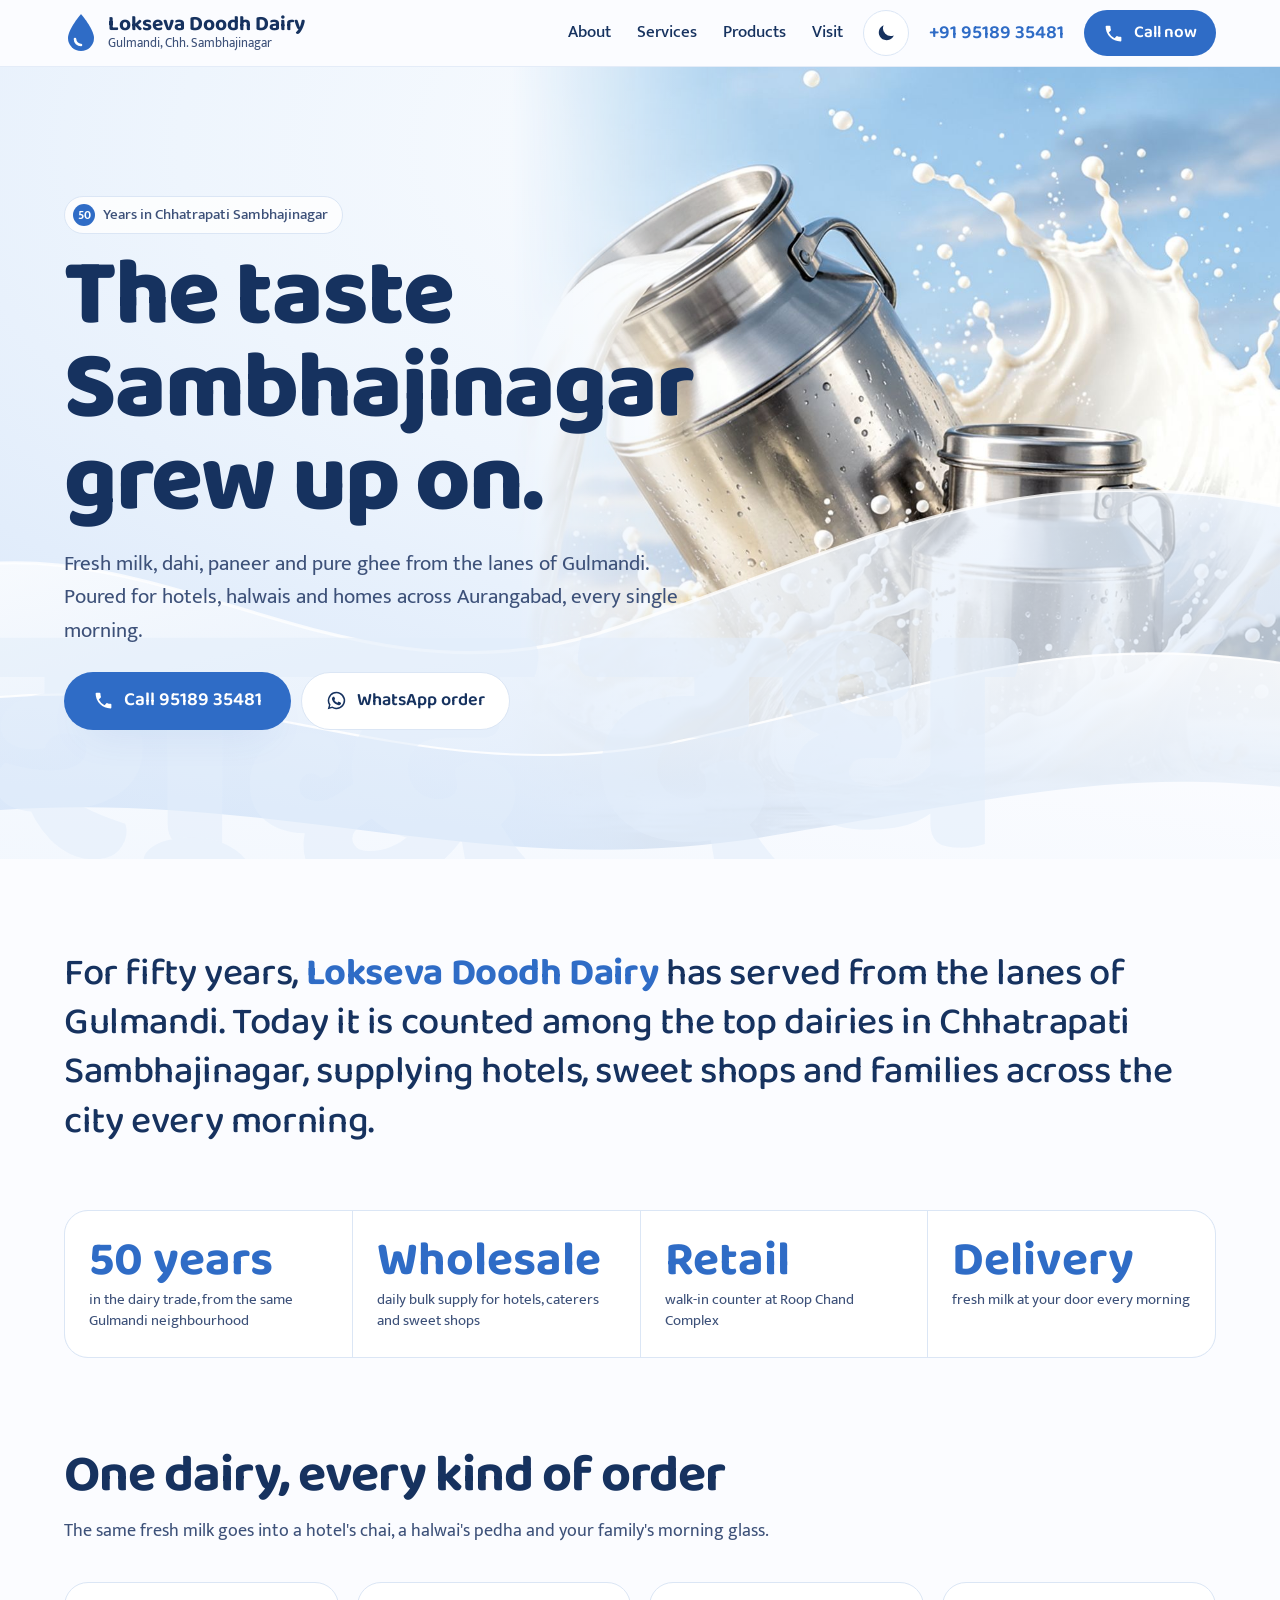
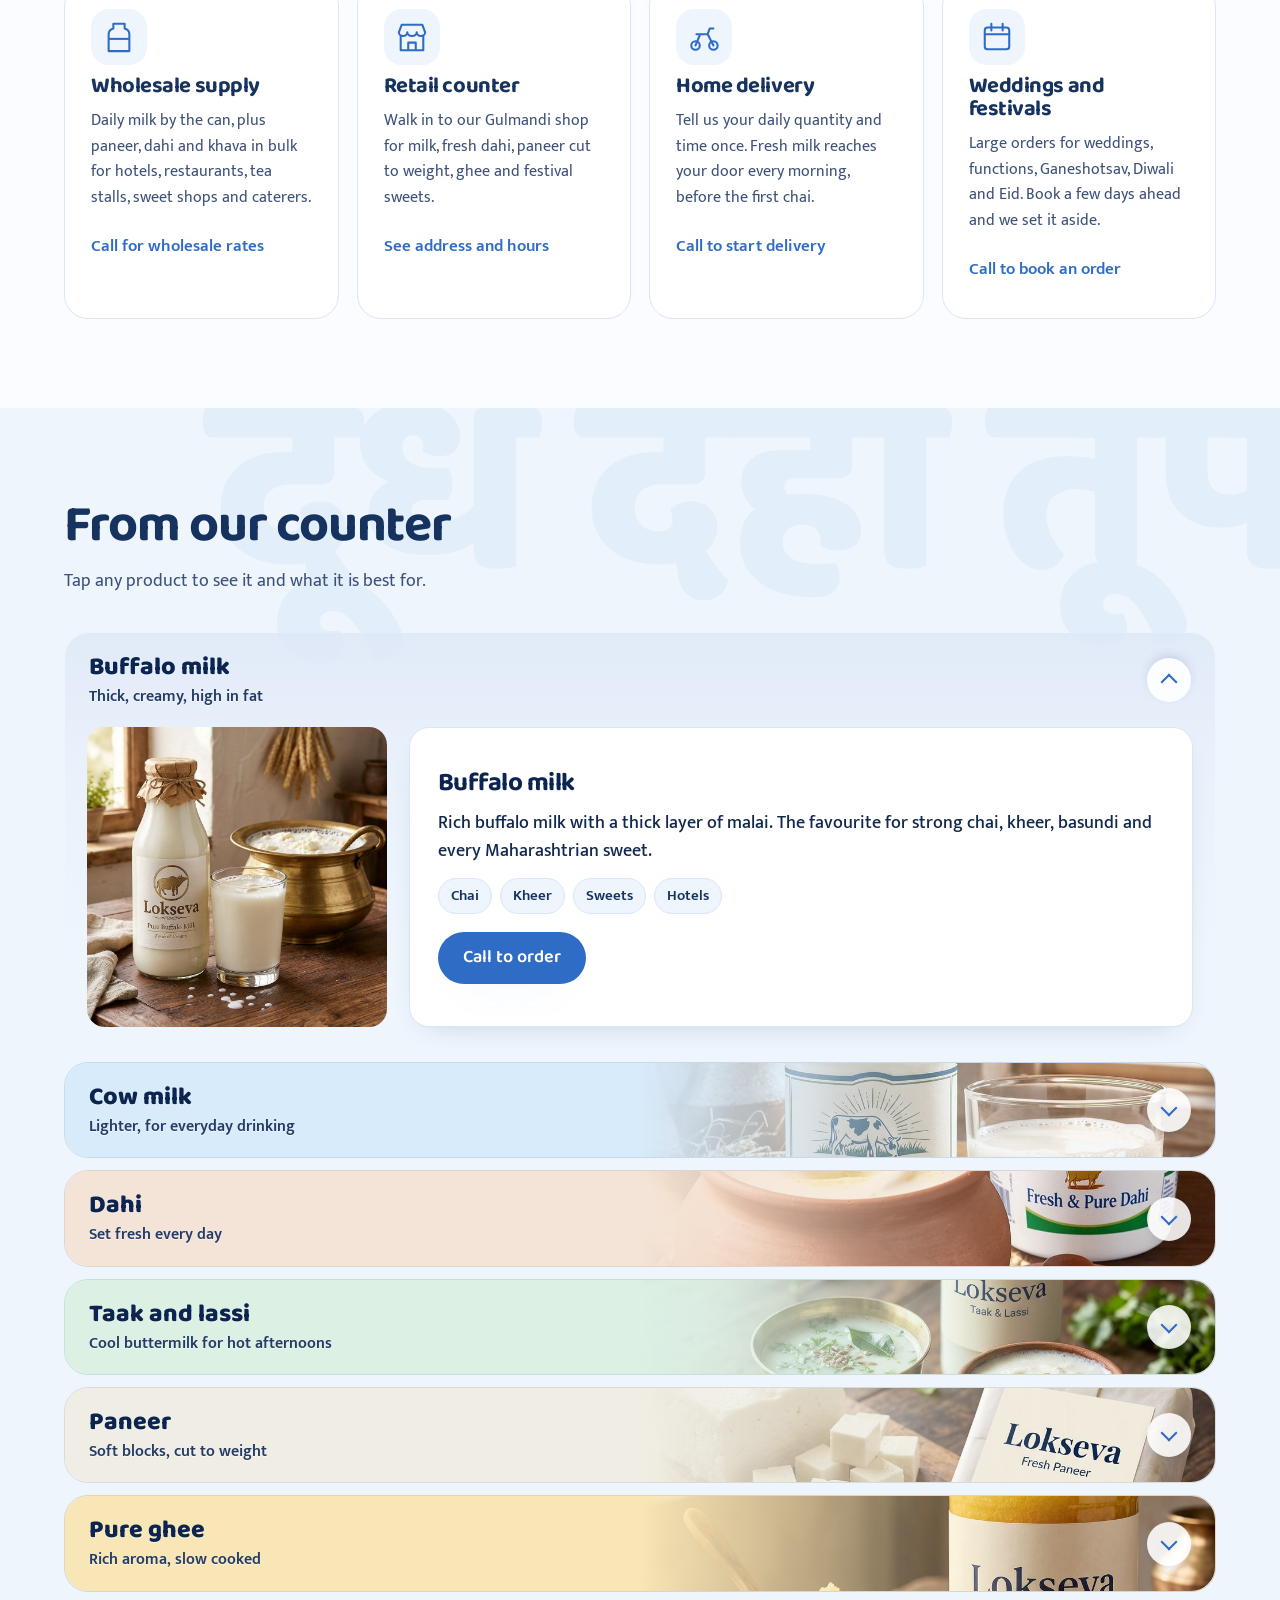
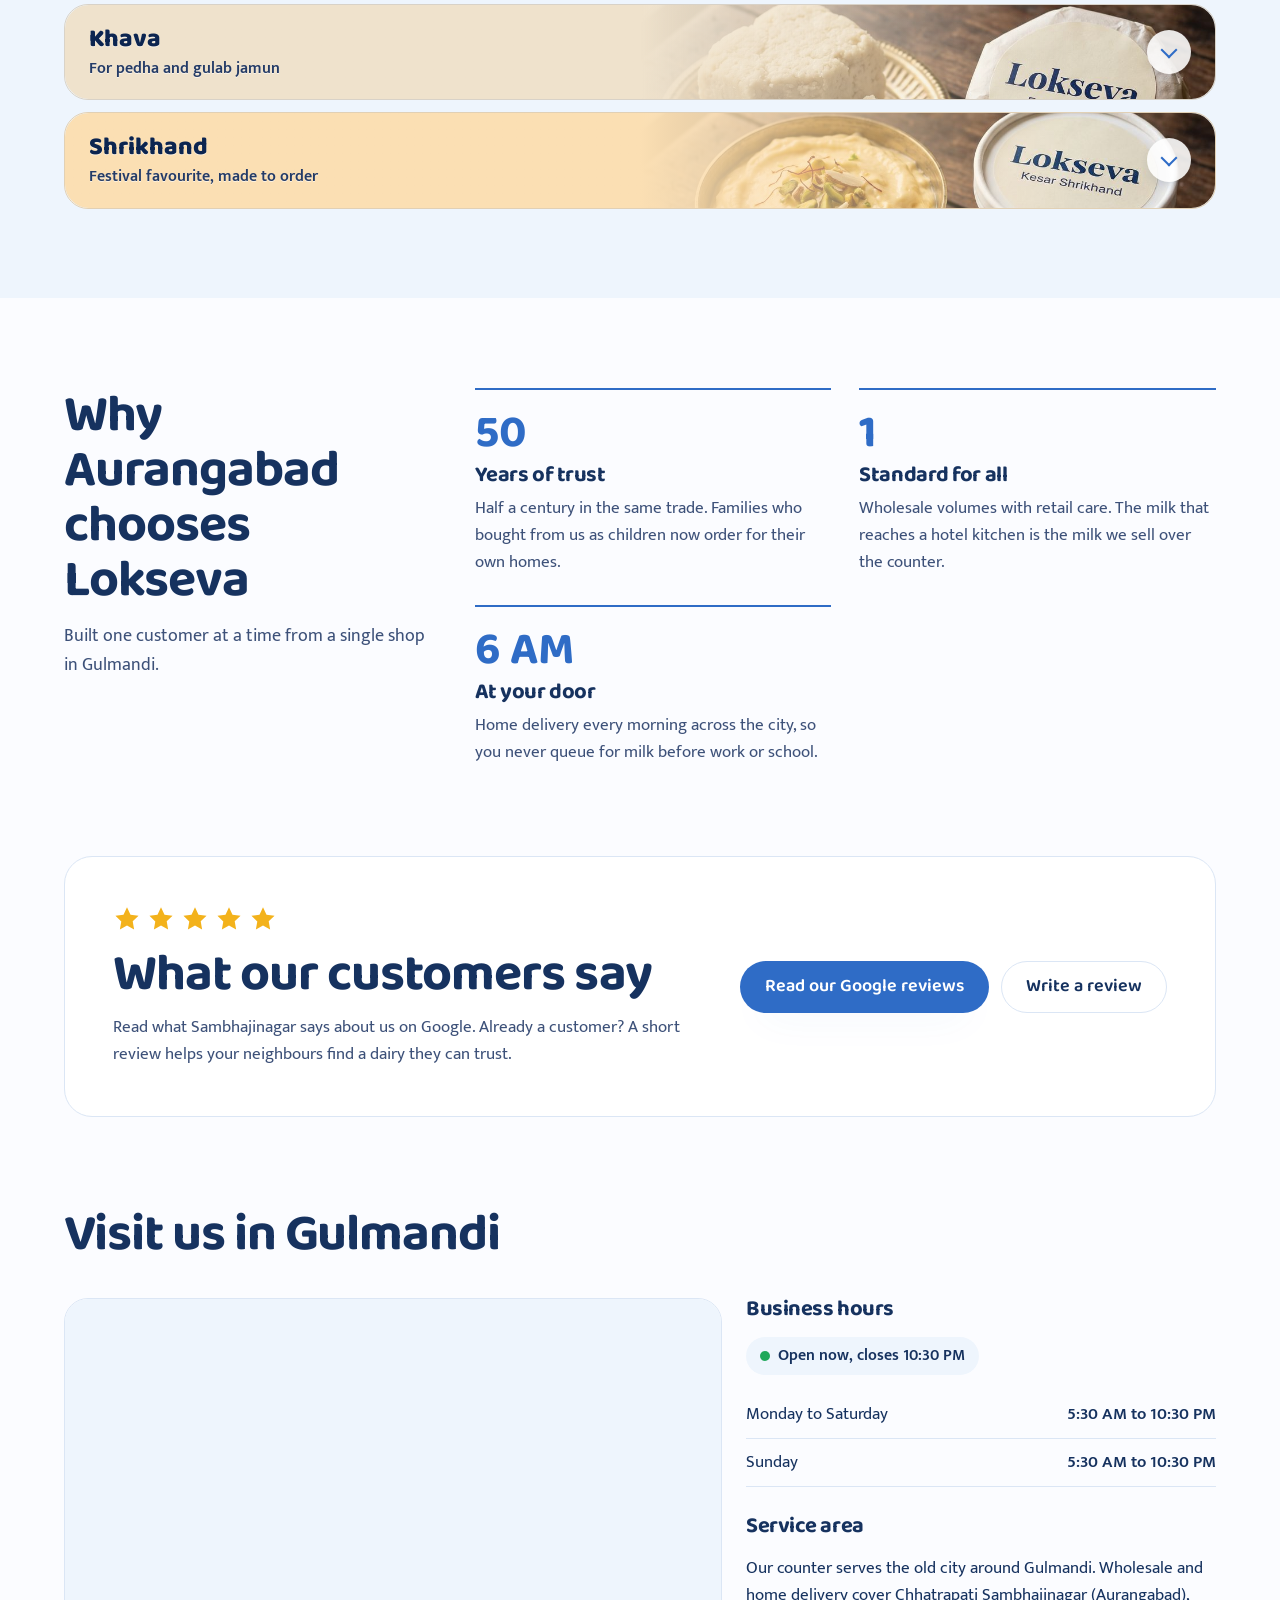
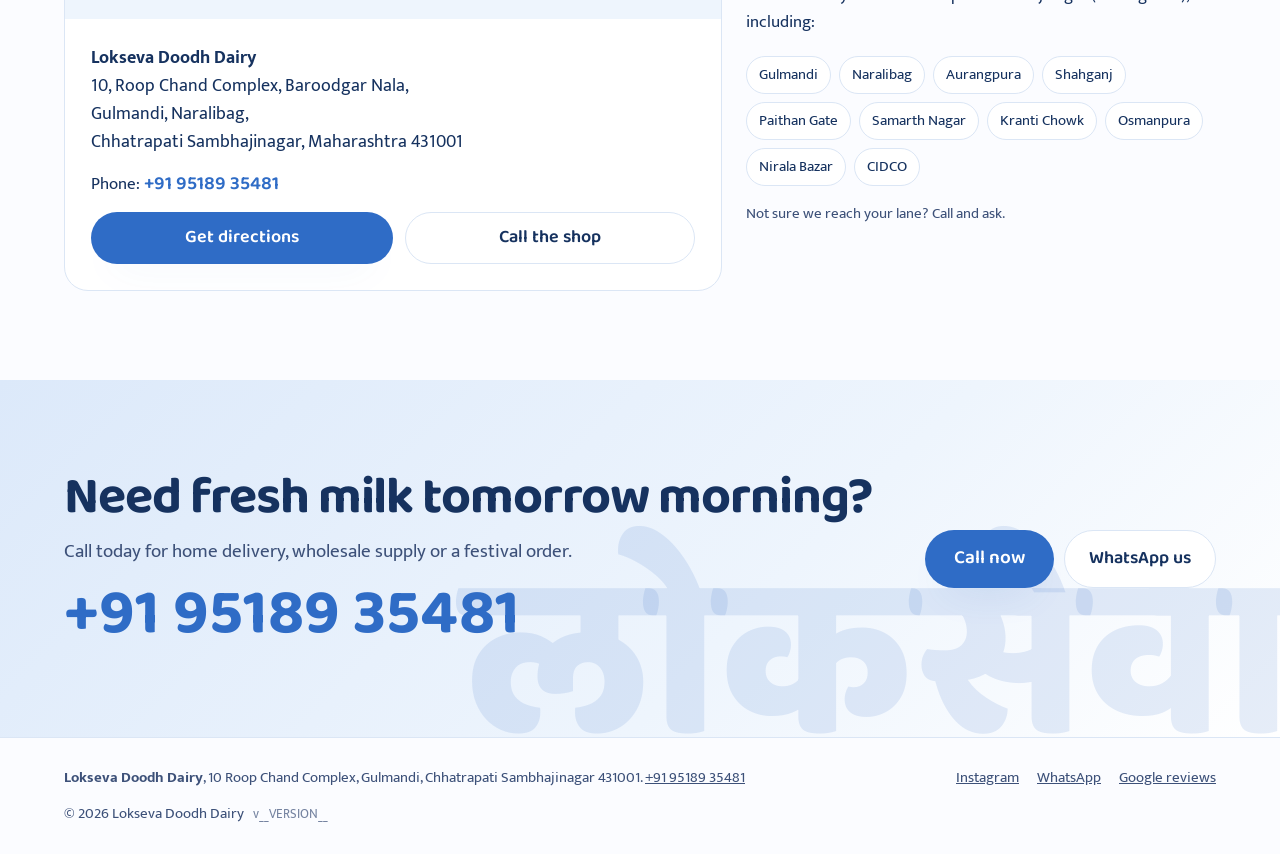
<file: site/index.html>
<!doctype html>
<html lang="en-IN">
<head>
<meta charset="utf-8">
<meta name="viewport" content="width=device-width, initial-scale=1, viewport-fit=cover">
<meta name="claude:viewport-fit-sides" content="cover">
<title>Lokseva Doodh Dairy</title>
<!-- build:head -->
<meta name="description" content="Lokseva Doodh Dairy, Gulmandi, Chhatrapati Sambhajinagar (Aurangabad). 50 years of fresh milk, dahi, paneer and ghee. Wholesale, retail and daily home delivery. Call +91 95189 35481.">
<link rel="preload" as="image" href="images/hero.jpg">
<link rel="preconnect" href="https://fonts.googleapis.com">
<link rel="preconnect" href="https://fonts.gstatic.com" crossorigin>
<link href="https://fonts.googleapis.com/css2?family=Baloo+2:wght@500;600;700;800&family=Mukta:wght@400;500;600;700&display=swap" rel="stylesheet">
<script>try{if(localStorage.getItem("lokseva-theme")==="dark")document.documentElement.classList.add("dark")}catch(e){}</script>
<script type="application/ld+json">
{"@context":"https://schema.org","@type":"LocalBusiness","name":"Lokseva Doodh Dairy","description":"Dairy in Gulmandi, Chhatrapati Sambhajinagar for 50 years: milk, dahi, paneer, ghee. Wholesale, retail and home delivery.","telephone":"+91-9518935481","image":"images/hero.jpg","address":{"@type":"PostalAddress","streetAddress":"10, Roop Chand Complex, Baroodgar Nala, Gulmandi, Naralibag","addressLocality":"Chhatrapati Sambhajinagar","addressRegion":"Maharashtra","postalCode":"431001","addressCountry":"IN"},"areaServed":"Chhatrapati Sambhajinagar (Aurangabad)"}
</script>
<link rel="stylesheet" href="assets/css/site.css?v=__BUILD_ID__">
</head>
<body>
<a class="skip" href="#main">Skip to content</a>

<!-- ============ EDIT THESE PLACEHOLDERS ============
  WhatsApp:  replace https://wa.me/91XXXXXXXXXX  (e.g. https://wa.me/919518935481)
  Instagram: replace https://www.instagram.com/YOUR_HANDLE/
  Photos:    put images in the images/ folder with the names listed in images/README.md
  Hours:     edit the HOURS list in the script at the bottom
================================================== -->

<header>
  <div class="hd">
    <a class="brand" href="#top" aria-label="Lokseva Doodh Dairy, home">
      <svg viewBox="0 0 34 40" aria-hidden="true"><path d="M17 1C17 1 4 16 4 25a13 13 0 0 0 26 0C30 16 17 1 17 1z" fill="#2f6cc6"/><path d="M11 26a6 6 0 0 0 6 6" stroke="#fff" stroke-width="2.6" fill="none" stroke-linecap="round"/></svg>
      <span><b>Lokseva Doodh Dairy</b><small>Gulmandi, Chh. Sambhajinagar</small></span>
    </a>
    <nav class="nav" aria-label="Sections">
      <a href="#about">About</a><a href="#services">Services</a><a href="#products">Products</a><a href="#visit">Visit</a>
    </nav>
    <button class="mode" id="mode" type="button" aria-pressed="false" aria-label="Switch to dark mode" title="Dark or light mode">
      <svg class="moon" viewBox="0 0 24 24" aria-hidden="true"><path fill="currentColor" d="M20.5 14.6A8.5 8.5 0 0 1 9.4 3.5a8.5 8.5 0 1 0 11.1 11.1z"/></svg>
      <svg class="sun" viewBox="0 0 24 24" aria-hidden="true"><circle cx="12" cy="12" r="4.5" fill="currentColor"/><path d="M12 1.8v2.6M12 19.6v2.6M1.8 12h2.6M19.6 12h2.6M4.8 4.8l1.8 1.8M17.4 17.4l1.8 1.8M4.8 19.2l1.8-1.8M17.4 6.6l1.8-1.8" stroke="currentColor" stroke-width="2" stroke-linecap="round"/></svg>
    </button>
    <a class="tel" href="tel:+919518935481">+91 95189 35481</a>
    <a class="btn call" href="tel:+919518935481" aria-label="Call Lokseva Doodh Dairy on +91 95189 35481">
      <svg viewBox="0 0 24 24" aria-hidden="true"><path fill="currentColor" d="M6.6 10.8a15.2 15.2 0 0 0 6.6 6.6l2.2-2.2c.3-.3.7-.4 1-.2 1.1.4 2.3.6 3.6.6.6 0 1 .4 1 1V20c0 .6-.4 1-1 1A17 17 0 0 1 3 4c0-.6.4-1 1-1h3.5c.6 0 1 .4 1 1 0 1.3.2 2.5.6 3.6.1.3 0 .7-.2 1z"/></svg>
      <span class="cl">Call now</span></a>
  </div>
</header>

<main id="main">
<section class="hero" id="top" aria-labelledby="h1">
  <svg class="silk" viewBox="0 0 1200 800" preserveAspectRatio="xMidYMid slice" aria-hidden="true">
    <defs>
      <linearGradient id="ga" x1="0" y1="0" x2="1" y2="1"><stop offset="0" style="stop-color:var(--s1)" stop-opacity=".95"/><stop offset="1" style="stop-color:var(--s2)" stop-opacity=".55"/></linearGradient>
      <linearGradient id="gb" x1="1" y1="0" x2="0" y2="1"><stop offset="0" style="stop-color:var(--s1)" stop-opacity=".9"/><stop offset="1" style="stop-color:var(--s3)" stop-opacity=".45"/></linearGradient>
      <linearGradient id="gc" x1="0" y1="1" x2="1" y2="0"><stop offset="0" style="stop-color:var(--tint)"/><stop offset="1" style="stop-color:var(--bg)"/></linearGradient>
    </defs>
    <g class="r1"><path d="M-120 520C120 420 300 640 560 560S960 360 1320 470V900H-120Z" fill="url(#ga)"/><path d="M-120 520C120 420 300 640 560 560S960 360 1320 470" fill="none" style="stroke:var(--s1)" stroke-width="3" opacity=".8"/></g>
    <g class="r2"><path d="M-120 640C180 560 360 720 640 660S1020 540 1320 610V900H-120Z" fill="url(#gb)"/><path d="M-120 640C180 560 360 720 640 660S1020 540 1320 610" fill="none" style="stroke:var(--s1)" stroke-width="2" opacity=".9"/></g>
    <g class="r3"><path d="M-120 740C220 680 420 800 720 750S1080 680 1320 720V900H-120Z" fill="url(#gc)"/></g>
  </svg>
  <div class="photo" id="heroPhoto"><img src="images/hero.jpg" alt="Fresh milk pouring from Lokseva steel milk cans" fetchpriority="high" width="1200" height="1355"></div>
  <div class="deco" lang="mr" aria-hidden="true">शुद्ध दूध</div>
  <div class="hin">
    <div class="copy">
      <span class="pill"><i>50</i>Years in Chhatrapati Sambhajinagar</span>
      <h1 id="h1">The taste Sambhajinagar grew up on.</h1>
      <p class="lede">Fresh milk, dahi, paneer and pure ghee from the lanes of Gulmandi. Poured for hotels, halwais and homes across Aurangabad, every single morning.</p>
      <div class="ctas">
        <a class="btn call" href="tel:+919518935481">
          <svg viewBox="0 0 24 24" aria-hidden="true"><path fill="currentColor" d="M6.6 10.8a15.2 15.2 0 0 0 6.6 6.6l2.2-2.2c.3-.3.7-.4 1-.2 1.1.4 2.3.6 3.6.6.6 0 1 .4 1 1V20c0 .6-.4 1-1 1A17 17 0 0 1 3 4c0-.6.4-1 1-1h3.5c.6 0 1 .4 1 1 0 1.3.2 2.5.6 3.6.1.3 0 .7-.2 1z"/></svg>
          Call 95189 35481</a>
        <!-- PLACEHOLDER: WhatsApp link -->
        <a class="btn alt" href="https://wa.me/91XXXXXXXXXX">
          <svg viewBox="0 0 24 24" aria-hidden="true"><path fill="currentColor" d="M12 2a10 10 0 0 0-8.6 15.1L2 22l5-1.3A10 10 0 1 0 12 2zm0 18.2c-1.5 0-3-.4-4.3-1.2l-.3-.2-3 .8.8-2.9-.2-.3A8.2 8.2 0 1 1 12 20.2zm4.5-6.1c-.2-.1-1.5-.7-1.7-.8-.2-.1-.4-.1-.6.1l-.8 1c-.1.2-.3.2-.5.1a6.7 6.7 0 0 1-3.3-2.9c-.3-.4.2-.4.7-1.4.1-.2 0-.3 0-.4l-.8-1.8c-.2-.5-.4-.4-.6-.4h-.5c-.2 0-.5.1-.7.3-.2.3-.9.9-.9 2.2s.9 2.5 1 2.7c.1.2 1.8 2.8 4.4 3.9 1.6.7 2.3.8 3.1.6.5-.1 1.5-.6 1.7-1.2.2-.6.2-1.1.2-1.2-.1-.1-.3-.2-.5-.3z"/></svg>
          WhatsApp order</a>
      </div>
    </div>
  </div>
</section>

<section class="band intro" id="about" aria-labelledby="ab">
  <div class="wrap">
    <h2 id="ab" class="statement">For fifty years, <b>Lokseva Doodh Dairy</b> has served from the lanes of Gulmandi. Today it is counted among the top dairies in Chhatrapati Sambhajinagar, supplying hotels, sweet shops and families across the city every morning.</h2>
    <div class="stats">
      <div><b>50 years</b><span>in the dairy trade, from the same Gulmandi neighbourhood</span></div>
      <div><b>Wholesale</b><span>daily bulk supply for hotels, caterers and sweet shops</span></div>
      <div><b>Retail</b><span>walk-in counter at Roop Chand Complex</span></div>
      <div><b>Delivery</b><span>fresh milk at your door every morning</span></div>
      <!-- UNHIDE when ready: delete "hidden" and fill in real values -->
      <div hidden><b>FSSAI</b><span>Licence no. 00000000000000</span></div>
      <div hidden><b>4.x ★</b><span>from 000 Google reviews</span></div>
    </div>
  </div>
</section>

<section class="band" id="services" aria-labelledby="sv" style="padding-top:0">
  <div class="wrap">
    <div class="head">
      <h2 id="sv">One dairy, every kind of order</h2>
      <p>The same fresh milk goes into a hotel's chai, a halwai's pedha and your family's morning glass.</p>
    </div>
    <div class="svc">
      <article class="card">
        <div class="ic"><svg viewBox="0 0 34 34" aria-hidden="true"><path d="M6 32V14c0-3 2-5 5-6V3h12v5c3 1 5 3 5 6v18z" fill="none" stroke="currentColor" stroke-width="2.2" stroke-linejoin="round"/><path d="M6 19h22" stroke="currentColor" stroke-width="2.2"/></svg></div>
        <h3>Wholesale supply</h3>
        <p>Daily milk by the can, plus paneer, dahi and khava in bulk for hotels, restaurants, tea stalls, sweet shops and caterers.</p>
        <a href="tel:+919518935481">Call for wholesale rates</a>
      </article>
      <article class="card">
        <div class="ic"><svg viewBox="0 0 34 34" aria-hidden="true"><path d="M3 12l3-8h22l3 8M3 12c0 2 2 4 4.5 4S12 14 12 12c0 2 2 4 5 4s5-2 5-4c0 2 2 4 4.5 4S31 14 31 12M5 16v15h24V16M13 31v-8h8v8" fill="none" stroke="currentColor" stroke-width="2.2" stroke-linejoin="round"/></svg></div>
        <h3>Retail counter</h3>
        <p>Walk in to our Gulmandi shop for milk, fresh dahi, paneer cut to weight, ghee and festival sweets.</p>
        <a href="#visit">See address and hours</a>
      </article>
      <article class="card">
        <div class="ic"><svg viewBox="0 0 34 34" aria-hidden="true"><circle cx="8" cy="26" r="4.5" fill="none" stroke="currentColor" stroke-width="2.2"/><circle cx="27" cy="26" r="4.5" fill="none" stroke="currentColor" stroke-width="2.2"/><path d="M8 26l5-12h8l6 12M13 14H9M21 14l2-6h4" fill="none" stroke="currentColor" stroke-width="2.2" stroke-linecap="round" stroke-linejoin="round"/></svg></div>
        <h3>Home delivery</h3>
        <p>Tell us your daily quantity and time once. Fresh milk reaches your door every morning, before the first chai.</p>
        <a href="tel:+919518935481">Call to start delivery</a>
      </article>
      <article class="card">
        <div class="ic"><svg viewBox="0 0 34 34" aria-hidden="true"><rect x="4" y="7" width="26" height="23" rx="3" fill="none" stroke="currentColor" stroke-width="2.2"/><path d="M4 14h26M11 3v7M23 3v7" stroke="currentColor" stroke-width="2.2" stroke-linecap="round"/></svg></div>
        <h3>Weddings and festivals</h3>
        <p>Large orders for weddings, functions, Ganeshotsav, Diwali and Eid. Book a few days ahead and we set it aside.</p>
        <a href="tel:+919518935481">Call to book an order</a>
      </article>
    </div>
  </div>
</section>

<section class="band counter" id="products" aria-labelledby="pr">
  <div class="deco" lang="mr" aria-hidden="true">दूध दही तूप</div>
  <div class="wrap">
    <div class="head">
      <h2 id="pr">From our counter</h2>
      <p>Tap any product to see it and what it is best for.</p>
    </div>
    <div class="acc" id="acc"></div>
  </div>
</section>

<section class="band why" id="why" aria-labelledby="wy">
  <div class="wrap">
    <div class="head" style="margin:0">
      <h2 id="wy">Why Aurangabad chooses Lokseva</h2>
      <p>Built one customer at a time from a single shop in Gulmandi.</p>
    </div>
    <div class="three">
      <div><b>50</b><h3>Years of trust</h3><p>Half a century in the same trade. Families who bought from us as children now order for their own homes.</p></div>
      <div><b>1</b><h3>Standard for all</h3><p>Wholesale volumes with retail care. The milk that reaches a hotel kitchen is the milk we sell over the counter.</p></div>
      <div><b>6 AM</b><h3>At your door</h3><p>Home delivery every morning across the city, so you never queue for milk before work or school.</p></div>
    </div>
  </div>
</section>

<section class="band" id="reviews" aria-labelledby="rv" style="padding-top:0">
  <div class="wrap rev">
    <div>
      <div class="stars" aria-hidden="true">
        <svg viewBox="0 0 24 24"><path fill="currentColor" d="M12 2l3 6.3 6.9.9-5 4.8 1.2 6.9L12 17.6 5.9 21l1.2-6.9-5-4.8 6.9-.9z"/></svg><svg viewBox="0 0 24 24"><path fill="currentColor" d="M12 2l3 6.3 6.9.9-5 4.8 1.2 6.9L12 17.6 5.9 21l1.2-6.9-5-4.8 6.9-.9z"/></svg><svg viewBox="0 0 24 24"><path fill="currentColor" d="M12 2l3 6.3 6.9.9-5 4.8 1.2 6.9L12 17.6 5.9 21l1.2-6.9-5-4.8 6.9-.9z"/></svg><svg viewBox="0 0 24 24"><path fill="currentColor" d="M12 2l3 6.3 6.9.9-5 4.8 1.2 6.9L12 17.6 5.9 21l1.2-6.9-5-4.8 6.9-.9z"/></svg><svg viewBox="0 0 24 24"><path fill="currentColor" d="M12 2l3 6.3 6.9.9-5 4.8 1.2 6.9L12 17.6 5.9 21l1.2-6.9-5-4.8 6.9-.9z"/></svg>
      </div>
      <h2 id="rv" style="margin-top:14px">What our customers say</h2>
      <p>Read what Sambhajinagar says about us on Google. Already a customer? A short review helps your neighbours find a dairy they can trust.</p>
    </div>
    <div class="acts">
      <a class="btn call" href="https://share.google/5uPgCGVbV0KtQYwyW">Read our Google reviews</a>
      <a class="btn alt" href="https://share.google/5uPgCGVbV0KtQYwyW">Write a review</a>
    </div>
  </div>
</section>

<section class="band" id="visit" aria-labelledby="vs" style="padding-top:0">
  <div class="wrap">
    <div class="head"><h2 id="vs">Visit us in Gulmandi</h2></div>
    <div class="visit">
      <div class="map" id="map">
        <div class="addr">
          <address>
            <b>Lokseva Doodh Dairy</b><br>
            10, Roop Chand Complex, Baroodgar Nala,<br>
            Gulmandi, Naralibag,<br>
            Chhatrapati Sambhajinagar, Maharashtra 431001
          </address>
          <p>Phone: <a class="tel" href="tel:+919518935481">+91 95189 35481</a></p>
          <div class="row">
            <a class="btn call" href="https://www.google.com/maps/search/?api=1&amp;query=Lokseva+Doodh+Dairy+Roop+Chand+Complex+Gulmandi+Chhatrapati+Sambhajinagar+431001">Get directions</a>
            <a class="btn alt" href="tel:+919518935481">Call the shop</a>
          </div>
        </div>
      </div>
      <div class="hours">
        <h3>Business hours</h3>
        <span class="open" id="open">Checking hours</span>
        <table class="htable"><tbody id="hrs"></tbody></table>
        <h3 style="margin-top:12px">Service area</h3>
        <p>Our counter serves the old city around Gulmandi. Wholesale and home delivery cover Chhatrapati Sambhajinagar (Aurangabad), including:</p>
        <ul class="areas">
          <li>Gulmandi</li><li>Naralibag</li><li>Aurangpura</li><li>Shahganj</li><li>Paithan Gate</li><li>Samarth Nagar</li><li>Kranti Chowk</li><li>Osmanpura</li><li>Nirala Bazar</li><li>CIDCO</li>
        </ul>
        <p class="note">Not sure we reach your lane? Call and ask.</p>
      </div>
    </div>
  </div>
</section>

<section class="band final" aria-labelledby="fn">
  <div class="deco" lang="mr" aria-hidden="true">लोकसेवा</div>
  <div class="wrap">
    <div>
      <h2 id="fn">Need fresh milk tomorrow morning?</h2>
      <p style="margin-top:12px">Call today for home delivery, wholesale supply or a festival order.</p>
      <p style="margin-top:16px"><a class="big" href="tel:+919518935481">+91 95189 35481</a></p>
    </div>
    <div class="ctas" style="margin:0">
      <a class="btn call" href="tel:+919518935481">Call now</a>
      <!-- PLACEHOLDER: WhatsApp link -->
      <a class="btn alt" href="https://wa.me/91XXXXXXXXXX">WhatsApp us</a>
    </div>
  </div>
</section>
</main>

<footer class="band">
  <div class="wrap">
    <p><b>Lokseva Doodh Dairy</b>, 10 Roop Chand Complex, Gulmandi, Chhatrapati Sambhajinagar 431001. <a href="tel:+919518935481">+91 95189 35481</a></p>
    <nav aria-label="Social">
      <!-- PLACEHOLDER: Instagram link -->
      <a href="https://www.instagram.com/YOUR_HANDLE/">Instagram</a>
      <!-- PLACEHOLDER: WhatsApp link -->
      <a href="https://wa.me/91XXXXXXXXXX">WhatsApp</a>
      <a href="https://share.google/5uPgCGVbV0KtQYwyW">Google reviews</a>
    </nav>
    <p>© <span id="yr">2026</span> Lokseva Doodh Dairy <small class="ver">v__VERSION__</small></p>
  </div>
</footer>

<nav class="bar" aria-label="Quick actions">
  <a class="btn call" href="tel:+919518935481">Call now</a>
  <!-- PLACEHOLDER: WhatsApp link -->
  <a class="btn alt" href="https://wa.me/91XXXXXXXXXX">WhatsApp</a>
  <a class="btn alt" href="https://www.google.com/maps/search/?api=1&amp;query=Lokseva+Doodh+Dairy+Roop+Chand+Complex+Gulmandi+Chhatrapati+Sambhajinagar+431001">Map</a>
</nav>

<script src="assets/js/site.js?v=__BUILD_ID__" defer></script>
<!-- build:body -->
</body>
</html>
</file>
<file: site/assets/css/site.css>
/* VOICE occasion: an introductory brand page for a trusted neighbourhood dairy, calm and confident
   IDEA milk itself: silky white ribbons and a pour of light blue, the page feels like cream poured over glass
   PICTURE full-bleed hero, product photo blended into slowly moving milk ribbons; product photos inside each counter item
   COLOUR silky milk white ground, light sky blue washes, one clear blue for actions, deep blue ink
   TYPE Baloo 2 (rounded, milky display, Devanagari for decoration) + Mukta (text)
   LAYOUT phone first: photo on top fading into the headline, then buttons; laptop: statement left over blended photo right */
:root{color-scheme:light;
--bg:#fbfcff;
--milk:#ffffff;
--tint:#eef5fd;
--tint2:#dce9fa;
--ink:#16325f;
--muted:#3d5179;
--blue:#2f6cc6;
--on-blue:#ffffff;
--line:#dbe6f5;
--deco:#e3eefb;
--s1:#ffffff;
--s2:#cfe1f8;
--s3:#b9d3f4;
--shadow:0 18px 40px -24px #2f6cc655;
--ptitle:#0c2550;
--psub:#243b66;
--ptext:#12294f;
--chip:#16325f;
--phover:#1d55a8;
--tshadow:#ffffff99}
:root,:root[data-theme],html,body{color-scheme:light!important}
html.dark{color-scheme:dark!important;
--bg:#0a1630;
--milk:#0f1e3d;
--tint:#102246;
--tint2:#183060;
--ink:#eaf1ff;
--muted:#b3c3e3;
--blue:#82b2ff;
--on-blue:#08142c;
--line:#263c66;
--deco:#132a55;
--s1:#1c3a72;
--s2:#0c1b3b;
--s3:#12285a;
--shadow:0 18px 40px -24px #000c;
--ptitle:#f2f6ff;
--psub:#c9d6f2;
--ptext:#e3ebfb;
--chip:#dce7fb;
--phover:#a9c9ff;
--tshadow:transparent}
html.dark body{color-scheme:dark!important}
html.theming *,html.theming *::before,html.theming *::after{transition:background-color .45s ease,color .45s ease,border-color .45s ease,opacity .45s ease!important}
*{box-sizing:border-box;min-width:0}
[hidden]{display:none!important}
html{scroll-behavior:smooth;scroll-padding-top:80px}
body{margin:0;background:var(--bg);color:var(--ink);font:17px/1.6 Mukta,system-ui,sans-serif;overflow-x:clip}
body::before{content:"";position:fixed;inset:0 0 auto;height:env(safe-area-inset-top,0px);background:var(--bg);z-index:30}
h1,h2,h3{font-family:"Baloo 2",system-ui,sans-serif;line-height:1.06;letter-spacing:-.02em;margin:0}
h2{font-size:clamp(32px,4.4vw,52px);font-weight:700}
h3{font-size:22px;font-weight:700}
p{margin:0}
a{color:inherit}
img{max-width:100%;display:block}
.wrap{max-width:1240px;margin-inline:auto}
.band{padding-block:clamp(48px,7vw,104px);padding-left:max(5vw,16px,env(safe-area-inset-left,0px));padding-right:max(5vw,16px,env(safe-area-inset-right,0px))}
.skip{position:absolute;left:-999px;top:8px;background:var(--blue);color:var(--on-blue);padding:10px 14px;border-radius:8px;z-index:50}
.skip:focus{left:16px}
:focus-visible{outline:3px solid var(--blue);outline-offset:3px}
.deco{font-family:"Baloo 2",sans-serif;font-weight:800;color:var(--deco);line-height:.8;pointer-events:none;user-select:none;position:absolute;z-index:0;white-space:nowrap}
.btn{display:inline-flex;align-items:center;justify-content:center;gap:10px;min-height:52px;padding:12px 24px;border-radius:999px;font:600 18px/1.1 "Baloo 2",sans-serif;text-decoration:none;border:1.5px solid transparent;white-space:nowrap;transition:transform .15s,background .15s,box-shadow .15s}
.btn:hover{transform:translateY(-1px)}
.btn:active{transform:translateY(1px)}
.btn svg{width:21px;height:21px;flex:none}
.call{background:var(--blue);color:var(--on-blue);box-shadow:var(--shadow)}
.call:hover{background:color-mix(in srgb,var(--blue) 88%,#000)}
.alt{background:var(--milk);color:var(--ink);border-color:var(--line)}
.alt:hover{border-color:var(--blue)}
/* header */
header{position:sticky;top:env(safe-area-inset-top,0px);z-index:20;background:color-mix(in srgb,var(--bg) 86%,transparent);backdrop-filter:blur(14px);-webkit-backdrop-filter:blur(14px);border-bottom:1px solid color-mix(in srgb,var(--line) 70%,transparent)}
.hd{max-width:1340px;margin-inline:auto;display:flex;align-items:center;gap:20px;padding-block:10px;padding-left:max(5vw,16px,env(safe-area-inset-left,0px));padding-right:max(5vw,16px,env(safe-area-inset-right,0px))}
.brand{display:flex;align-items:center;gap:10px;text-decoration:none;margin-right:auto}
.brand svg{width:34px;height:40px;flex:none}
.brand b{font:700 21px/1 "Baloo 2",sans-serif;display:block}
.brand small{font-size:13px;color:var(--muted);display:block;line-height:1.3}
.nav{display:none;gap:26px;font-weight:500}
.nav a{text-decoration:none;padding:8px 0}
.nav a:hover{color:var(--blue)}
.tel{font:600 19px/1 "Baloo 2",sans-serif;text-decoration:none;color:var(--blue);white-space:nowrap}
.hd .btn{min-height:46px;padding:10px 18px;font-size:17px}
.mode{flex:none;width:46px;height:46px;border-radius:50%;border:1.5px solid var(--line);background:var(--milk);color:var(--ink);display:grid;place-items:center;cursor:pointer;padding:0;transition:border-color .2s,transform .2s}
.mode:hover{border-color:var(--blue)}
.mode:active{transform:scale(.94)}
.mode svg{width:22px;height:22px;grid-area:1/1;transition:transform .5s cubic-bezier(.22,1,.36,1),opacity .3s}
.mode .moon{opacity:1}
.mode .sun{opacity:0;transform:rotate(-90deg) scale(.6)}
html.dark .mode .moon{opacity:0;transform:rotate(90deg) scale(.6)}
html.dark .mode .sun{opacity:1;transform:none}
@media(max-width:420px){.hd{gap:10px}.hd .call .cl{display:none}.hd .btn{padding:10px 14px}}
@media(min-width:1040px){.nav{display:flex}}
@media(max-width:560px){.tel{display:none}.brand small{display:none}.brand b{font-size:19px}}
/* hero */
.hero{position:relative;overflow:hidden;background:radial-gradient(120% 90% at 80% 10%,var(--milk) 0%,var(--tint) 55%,var(--tint2) 100%);padding-left:max(5vw,16px,env(safe-area-inset-left,0px));padding-right:max(5vw,16px,env(safe-area-inset-right,0px))}
.silk{position:absolute;inset:0;width:100%;height:100%;z-index:1;pointer-events:none}
.silk .r1{animation:drift 16s ease-in-out infinite alternate}
.silk .r2{animation:drift 21s ease-in-out infinite alternate-reverse}
.silk .r3{animation:drift 26s ease-in-out infinite alternate}
@keyframes drift{from{transform:translate(-40px,10px)}to{transform:translate(40px,-14px)}}
.photo{position:absolute;z-index:0;overflow:hidden}
.photo img{width:100%;height:100%;object-fit:cover;animation:kb 28s ease-in-out infinite alternate}
@keyframes kb{from{transform:scale(1.02)}to{transform:scale(1.1) translate(-1.5%,-1%)}}
.hero .deco{left:-1vw;z-index:1;opacity:.55}
.hin{position:relative;z-index:2;max-width:1240px;margin-inline:auto;display:grid;align-content:center;padding-block:0 40px;margin-top:-56px}
@media(min-width:900px){.hin{min-height:min(88svh,820px);padding-block:clamp(48px,8vw,96px);margin-top:0}}
.copy{max-width:640px}
.pill{display:inline-flex;align-items:center;gap:8px;padding:6px 14px 6px 8px;border-radius:99px;background:color-mix(in srgb,var(--milk) 80%,transparent);border:1px solid var(--line);font-size:15px;font-weight:500;color:var(--muted)}
.pill i{width:22px;height:22px;border-radius:50%;background:var(--blue);display:grid;place-items:center;color:var(--on-blue);font-style:normal;font-size:12px;font-weight:700}
.hero h1{font-size:clamp(44px,7.4vw,96px);font-weight:800;margin:16px 0 18px;line-height:.98}
.lede{font-size:clamp(18px,1.7vw,21px);color:var(--muted);max-width:32em}
.ctas{display:flex;flex-wrap:wrap;gap:10px;margin-top:24px}
.ctas .btn{flex:1 1 auto}
@media(min-width:600px){.ctas .btn{flex:0 0 auto}}
.ctas .call{font-size:19px;min-height:58px;padding-inline:28px}
.photo{position:relative;height:clamp(220px,60vw,420px);margin-left:calc(-1*max(5vw,16px,env(safe-area-inset-left,0px)));margin-right:calc(-1*max(5vw,16px,env(safe-area-inset-right,0px)));-webkit-mask-image:linear-gradient(180deg,#000 0%,#000 62%,transparent 100%);mask-image:linear-gradient(180deg,#000 0%,#000 62%,transparent 100%)}
.photo img{object-position:50% 40%}
.photo[hidden]~.hin{margin-top:0;padding-top:48px}
.hero .deco{bottom:-.08em;font-size:46vw}
@media(min-width:900px){.photo{position:absolute;margin:0;height:auto;top:0;right:0;bottom:0;width:60%;-webkit-mask-image:linear-gradient(90deg,transparent 0%,#000 32%);mask-image:linear-gradient(90deg,transparent 0%,#000 32%)}.hero .deco{font-size:clamp(150px,26vw,380px)}}
/* intro */
.intro .wrap{display:grid;gap:clamp(32px,5vw,64px)}
.statement{font:500 clamp(24px,3.1vw,38px)/1.3 "Baloo 2",sans-serif;letter-spacing:-.01em;max-width:30em}
.statement b{color:var(--blue);font-weight:700}
.stats{display:grid;grid-template-columns:repeat(2,minmax(0,1fr));gap:1px;background:var(--line);border:1px solid var(--line);border-radius:24px;overflow:hidden}
.stats div{background:var(--milk);padding:clamp(16px,3vw,26px) clamp(14px,2.5vw,24px);display:grid;gap:4px;align-content:start}
.stats b{font:700 clamp(26px,4vw,48px)/1 "Baloo 2",sans-serif;color:var(--blue)}
.stats span{color:var(--muted);font-size:15px;line-height:1.4}
@media(min-width:900px){.stats{grid-template-columns:repeat(auto-fit,minmax(12em,1fr))}}
/* services */
.head{display:grid;gap:14px;margin-bottom:36px;max-width:44em}
.head p{color:var(--muted);font-size:18px}
.svc{display:grid;grid-template-columns:repeat(auto-fit,minmax(min(100%,16em),1fr));gap:18px}
.card{background:var(--milk);border:1px solid var(--line);border-radius:24px;padding:26px;display:grid;gap:10px;align-content:start;transition:box-shadow .2s,transform .2s}
.card:hover{box-shadow:var(--shadow);transform:translateY(-2px)}
.card .ic{width:56px;height:56px;border-radius:18px;background:var(--tint);display:grid;place-items:center;color:var(--blue)}
.card .ic svg{width:32px;height:32px}
.card p{color:var(--muted);font-size:16px}
.card a{font-weight:600;color:var(--blue);text-decoration:none;margin-top:4px;min-height:44px;display:inline-flex;align-items:center}
@media(max-width:599px){.card{grid-template-columns:48px minmax(0,1fr);gap:4px 14px;padding:18px}.card .ic{grid-row:1/4;width:48px;height:48px;border-radius:14px}.card .ic svg{width:26px;height:26px}.card h3{font-size:20px}}
/* products */
.counter{background:var(--tint);position:relative;overflow:hidden}
.counter .deco{font-size:clamp(120px,20vw,280px);right:-2vw;top:-.06em}
.counter .wrap{position:relative;z-index:1}
.acc{display:grid;gap:12px}
.acc details{--c:#e3edfa;--tabc:var(--c);position:relative;isolation:isolate;border-radius:24px;border:1px solid color-mix(in srgb,var(--tabc) 75%,var(--ink) 10%);transition:border-color .55s ease,box-shadow .35s ease,transform .35s ease}
.acc details::before,.acc details::after{content:"";position:absolute;inset:0;border-radius:inherit;z-index:-1;pointer-events:none;transition:opacity .6s cubic-bezier(.22,1,.36,1)}
.acc details::before{background:linear-gradient(90deg,var(--tabc) 0%,var(--tabc) 50%,color-mix(in srgb,var(--tabc) 0%,transparent) 88%),var(--img,none) right center/50% auto no-repeat,var(--tabc)}
html.dark .acc details{--tabc:color-mix(in srgb,var(--c) 34%,#0d1c3c)}
html.dark .hero .deco{opacity:.3}
.acc details::after{opacity:0;background:linear-gradient(180deg,color-mix(in srgb,var(--tabc) 85%,transparent) 0,color-mix(in srgb,var(--tabc) 35%,transparent) 120px,color-mix(in srgb,var(--tabc) 0%,transparent) 320px)}
.acc details.on{border-color:transparent}
.acc details.on::before{opacity:0}
.acc details.on::after{opacity:1}
.acc details:not(.on):hover{box-shadow:var(--shadow);transform:translateY(-2px)}
.acc summary{list-style:none;cursor:pointer;display:grid;grid-template-columns:minmax(0,1fr) auto;align-items:center;gap:4px 16px;padding:20px 24px;min-height:92px;border-radius:24px}
.acc summary::-webkit-details-marker{display:none}
.acc summary b{font:800 25px/1.15 "Baloo 2",sans-serif;color:var(--ptitle);max-width:60%;text-shadow:0 1px 0 var(--tshadow)}
.acc summary span{grid-column:1;color:var(--psub);font-weight:600;font-size:16px;line-height:1.35;max-width:min(60%,22em);text-shadow:0 1px 0 var(--tshadow)}
.acc summary i{grid-row:1/3;grid-column:2;width:44px;height:44px;border-radius:50%;background:color-mix(in srgb,var(--milk) 88%,transparent);box-shadow:0 4px 14px -6px #16325f55;display:grid;place-items:center;transition:transform .55s cubic-bezier(.22,1,.36,1),background .3s}
.acc summary i::before{content:"";width:10px;height:10px;border-right:2.5px solid var(--blue);border-bottom:2.5px solid var(--blue);transform:translateY(-2px) rotate(45deg)}
.acc details.on summary i{transform:rotate(180deg)}
.acc summary:hover b{color:var(--phover)}
.pwrap{overflow:hidden}
.pbody{display:grid;gap:22px;padding:0 22px 22px}
.ph{position:relative;aspect-ratio:4/3;border-radius:18px;overflow:hidden;background:linear-gradient(160deg,var(--milk),var(--tint2))}
.ph img{width:100%;height:100%;object-fit:cover}
.fb{position:absolute;inset:0;display:none;place-items:center;align-content:center;gap:10px;text-align:center;color:var(--blue)}
.fb svg{width:38%;height:auto}
.fb em{font:600 18px/1.2 "Baloo 2",sans-serif;font-style:normal;color:var(--ink)}
.ph.noimg img{display:none}
.ph.noimg .fb{display:grid}
.pinfo{display:grid;gap:12px;align-content:center;background:var(--milk);border:1px solid var(--line);border-radius:20px;padding:clamp(18px,3vw,28px);box-shadow:0 10px 30px -20px #16325f55}
.pinfo h3{font-size:26px;color:var(--ptitle)}
.pinfo p{color:var(--ptext);font-size:18px;font-weight:500;line-height:1.55}
.pinfo ul{margin:0;padding:0;list-style:none;display:flex;flex-wrap:wrap;gap:8px}
.pinfo li{padding:5px 12px;border-radius:99px;background:var(--tint);border:1px solid var(--line);color:var(--chip);font-weight:600;font-size:15px}
.pinfo .btn{justify-self:start;margin-top:6px}
@media(min-width:700px){.pbody{grid-template-columns:minmax(0,300px) minmax(0,1fr)}.ph{aspect-ratio:1}}
@media(max-width:599px){.acc summary{padding:16px 18px;min-height:84px}.acc details::before{background:linear-gradient(90deg,var(--tabc) 0%,var(--tabc) 58%,color-mix(in srgb,var(--tabc) 0%,transparent) 96%),var(--img,none) right center/42% auto no-repeat,var(--tabc)}.acc summary b{font-size:22px;max-width:64%}.acc summary span{max-width:60%;font-size:15px}.pbody{padding:0 14px 18px;gap:16px}.pinfo .btn{justify-self:stretch}}

/* why */
.why .wrap{display:grid;gap:40px}
.three{display:grid;grid-template-columns:repeat(auto-fit,minmax(min(100%,15em),1fr));gap:28px}
.three div{border-top:2px solid var(--blue);padding-top:20px;display:grid;gap:8px;align-content:start}
.three b{font:700 clamp(36px,5vw,46px)/1 "Baloo 2",sans-serif;color:var(--blue)}
.three p{color:var(--muted)}
@media(min-width:960px){.why .wrap{grid-template-columns:minmax(0,4fr) minmax(0,8fr);align-items:start}}
/* reviews */
.rev{display:grid;gap:24px;align-items:center;background:var(--milk);border:1px solid var(--line);border-radius:28px;padding:clamp(24px,4vw,48px)}
.rev p{color:var(--muted);max-width:40em;margin-top:12px}
.stars{display:flex;gap:6px;color:#f3b21b}
.stars svg{width:28px;height:28px}
.rev .acts{display:flex;flex-wrap:wrap;gap:12px}
.rev .acts .btn{flex:1 1 auto}
@media(min-width:860px){.rev{grid-template-columns:minmax(0,1fr) auto}}
/* visit */
.visit{display:grid;gap:24px}
@media(min-width:900px){.visit{grid-template-columns:minmax(0,7fr) minmax(0,5fr)}}
.map{border-radius:24px;overflow:hidden;border:1px solid var(--line);background:var(--milk);display:grid}
.map iframe{width:100%;height:320px;border:0;display:block;background:var(--tint)}
.addr{padding:26px;display:grid;gap:14px}
.addr address{font-style:normal;font-size:18px;line-height:1.55}
.addr .row{display:flex;flex-wrap:wrap;gap:12px}
.addr .row .btn{flex:1 1 auto}
.hours{display:grid;gap:16px;align-content:start}
.open{display:inline-flex;align-items:center;gap:8px;font-weight:600;font-size:16px;padding:6px 14px;border-radius:99px;background:var(--tint);width:max-content}
.open::before{content:"";width:10px;height:10px;border-radius:50%;background:var(--dot,#9aa7c2)}
.htable{width:100%;border-collapse:collapse;font-size:17px}
.htable td{padding:10px 0;border-bottom:1px solid var(--line)}
.htable td:last-child{text-align:right;white-space:nowrap;font-weight:600}
.areas{display:flex;flex-wrap:wrap;gap:8px;list-style:none;padding:0;margin:4px 0 0}
.areas li{padding:6px 12px;border-radius:99px;border:1px solid var(--line);background:var(--milk);font-size:15px}
.note{font-size:15px;color:var(--muted)}
/* final */
.final{position:relative;overflow:hidden;background:linear-gradient(135deg,var(--tint2),var(--tint) 60%,var(--milk))}
.final .deco{font-size:clamp(110px,18vw,260px);right:-1vw;bottom:-.1em;color:color-mix(in srgb,var(--blue) 12%,transparent)}
.final .wrap{position:relative;z-index:1;display:grid;gap:22px;align-items:center}
.final p{color:var(--muted);font-size:19px}
.big{font:700 clamp(36px,5.4vw,64px)/1 "Baloo 2",sans-serif;color:var(--blue);text-decoration:none;white-space:nowrap}
@media(min-width:900px){.final .wrap{grid-template-columns:minmax(0,1fr) auto}}
footer{font-size:15px;color:var(--muted);border-top:1px solid var(--line)}
footer .wrap{display:flex;flex-wrap:wrap;gap:12px 28px;justify-content:space-between}
footer.band{padding-block:28px}
footer nav{display:flex;gap:18px;flex-wrap:wrap}
/* phone action bar */
.bar{display:none}
@media(max-width:700px){
.bar{display:grid;grid-template-columns:2fr 1fr 1fr;gap:8px;position:fixed;left:0;right:0;bottom:0;z-index:25;background:color-mix(in srgb,var(--bg) 92%,transparent);backdrop-filter:blur(12px);-webkit-backdrop-filter:blur(12px);border-top:1px solid var(--line);padding:8px max(12px,env(safe-area-inset-left,0px)) calc(8px + env(safe-area-inset-bottom,0px)) max(12px,env(safe-area-inset-right,0px))}
.bar a{min-height:54px;font-size:16px;padding:8px}
body{padding-bottom:calc(76px + env(safe-area-inset-bottom,0px))}}
@media(prefers-reduced-motion:reduce){html{scroll-behavior:auto}.btn,.card{transition:none}.silk *,.photo img{animation:none!important}}
.ver{opacity:.7;margin-left:6px}
</file>
